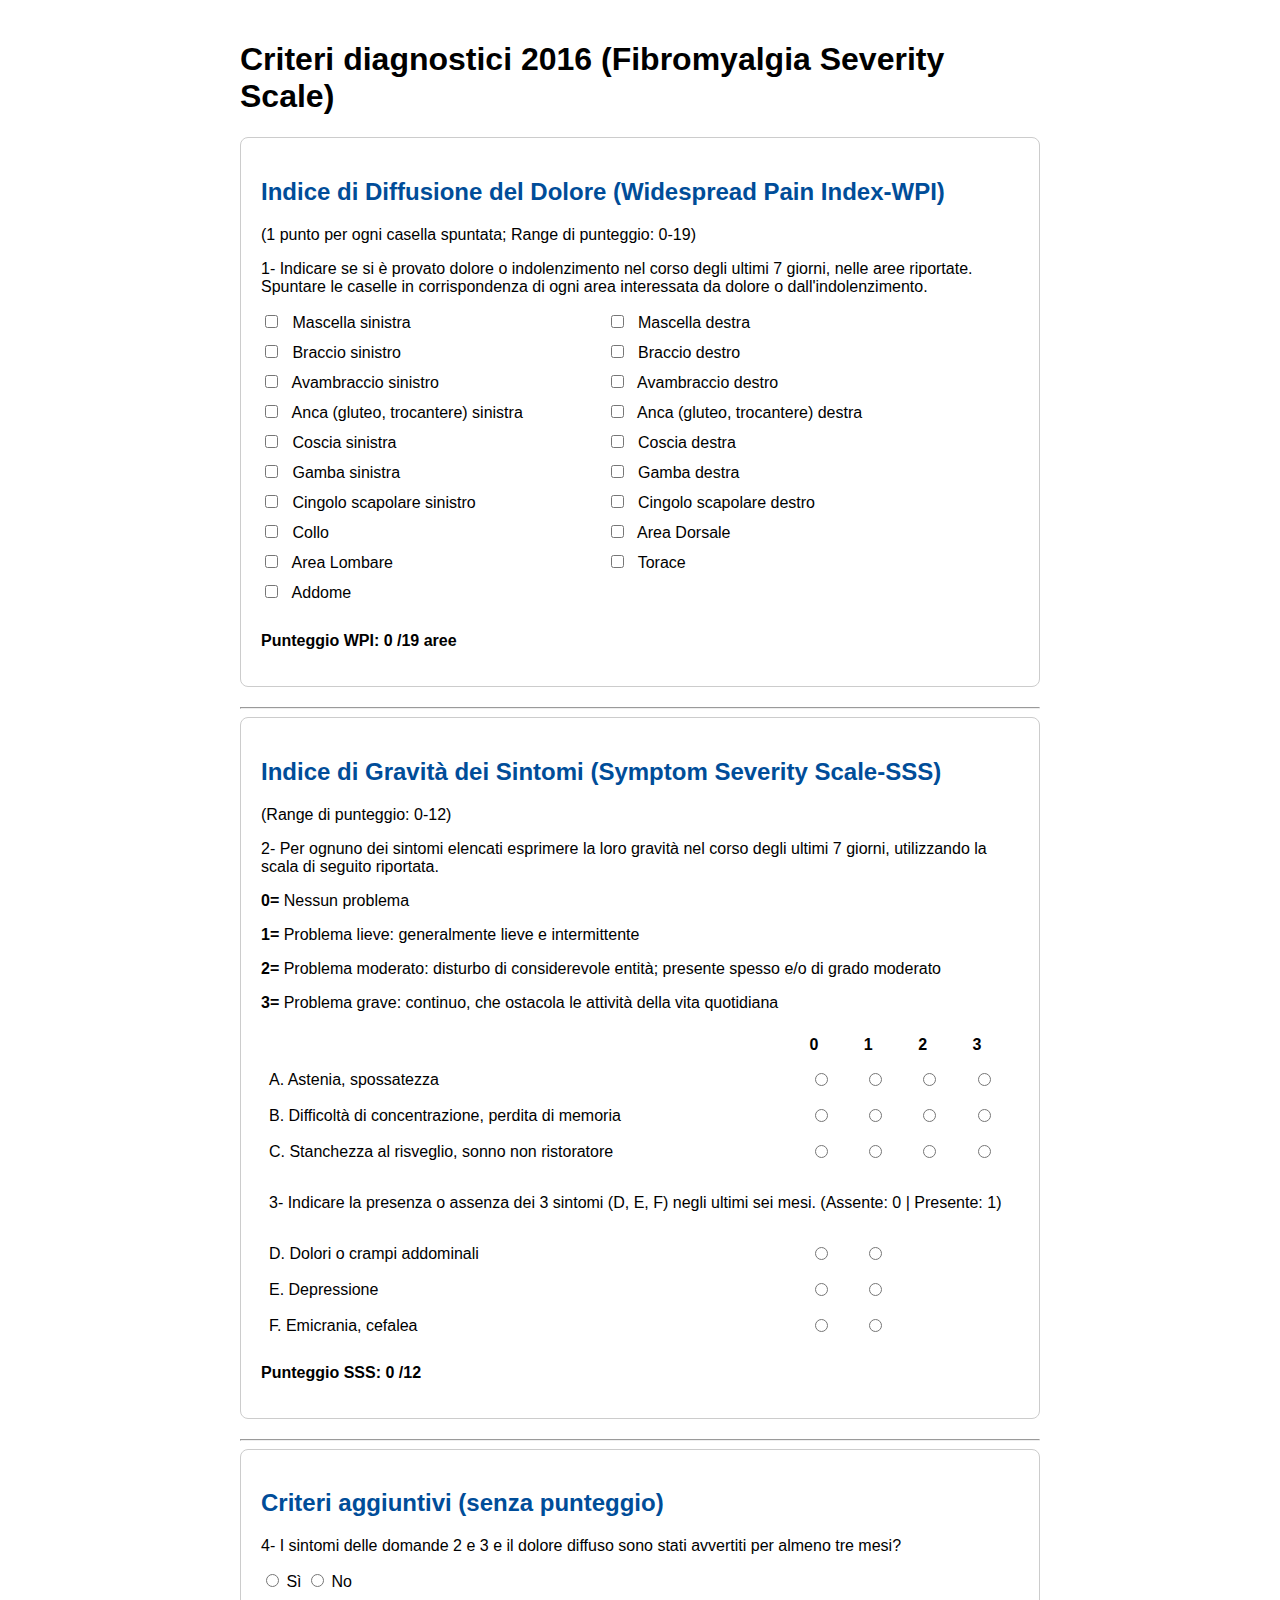
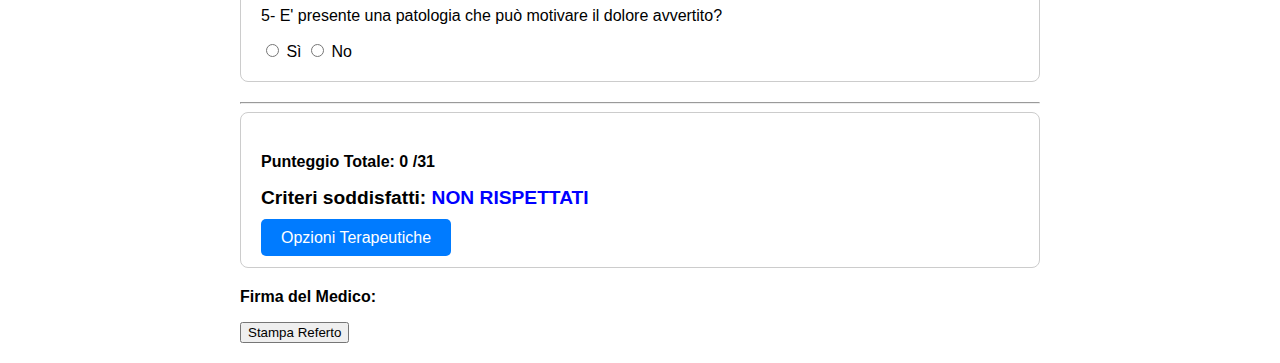
<file: fibromialgia.html>
<!DOCTYPE html>
<html>
<head>
<title>Questionario Fibromialgia</title>
<style>
  body { font-family: Arial, sans-serif; max-width: 800px; margin: auto; padding: 20px; }
  .question-section { border: 1px solid #ccc; padding: 20px; margin-bottom: 20px; border-radius: 8px; }
  h2 { color: #004d99; }
  ul { list-style-type: none; padding: 0; }
  li { margin-bottom: 10px; }
  .pain-area { display: inline-block; width: 45%; }
  input[type="checkbox"] { margin-right: 10px; }
  .score { margin-top: 20px; font-weight: bold; }
  .diagnosis-result { font-weight: bold; font-size: 1.2em; margin-top: 10px; }
  .diagnosis-met { color: red; }
  .diagnosis-not-met { color: blue; }
  table { width: 100%; border-collapse: collapse; }
  th, td { padding: 8px; text-align: left; }

  /* Stili per i nuovi pulsanti */
  .button-group {
    display: flex;
    gap: 10px;
    margin-top: 15px;
  }
  .fiqr-button, .therapy-button {
    background-color: #007bff;
    color: white;
    padding: 10px 20px;
    border: none;
    border-radius: 5px;
    cursor: pointer;
    font-size: 1em;
    text-decoration: none; /* Rimuove la sottolineatura per i link */
  }
  .fiqr-button:hover, .therapy-button:hover {
    background-color: #0056b3;
  }

  /* Stili per la stampa */
  @media print {
    body {
      font-size: 10pt;
    }
    
    /* Nasconde elementi non essenziali per il referto */
    .print-button, .other-pathology-section, .fiqr-button, .therapy-button, #button-container, #therapy-button-container {
      display: none;
    }
    
    /* Imposta i margini della pagina per massimizzare lo spazio stampabile */
    @page {
      margin: 1cm;
    }

    /* Riduci il padding delle sezioni per compattare il layout */
    .question-section {
      padding: 10px;
    }
    
    /* Riduci la dimensione degli elementi per adattarli alla pagina */
    h1 { font-size: 18pt; }
    h2 { font-size: 14pt; }
    p { font-size: 10pt; }
    
    /* Garantisci che i blocchi non vengano interrotti in mezzo a una pagina */
    .question-section, table {
      page-break-inside: avoid;
    }

    .signature-section {
      margin-top: 50px;
      padding-top: 20px;
      border-top: 1px solid #000;
    }
    .signature-line {
      width: 300px;
      border-bottom: 1px solid #000;
      margin-top: 40px;
    }
  }
</style>
</head>
<body>

<h1>Criteri diagnostici 2016 (Fibromyalgia Severity Scale)</h1>

<div class="question-section">
  <h2>Indice di Diffusione del Dolore (Widespread Pain Index-WPI)</h2>
  <p>(1 punto per ogni casella spuntata; Range di punteggio: 0-19)</p>
  <p>1- Indicare se si è provato dolore o indolenzimento nel corso degli ultimi 7 giorni, nelle aree riportate. Spuntare le caselle in corrispondenza di ogni area interessata da dolore o dall'indolenzimento.</p>

  <form id="wpi-form">
    <ul>
      <li class="pain-area"><label><input type="checkbox" name="pain_area" value="Mascella sinistra"> Mascella sinistra</label></li>
      <li class="pain-area"><label><input type="checkbox" name="pain_area" value="Mascella destra"> Mascella destra</label></li>
      <li class="pain-area"><label><input type="checkbox" name="pain_area" value="Braccio sinistro"> Braccio sinistro</label></li>
      <li class="pain-area"><label><input type="checkbox" name="pain_area" value="Braccio destro"> Braccio destro</label></li>
      <li class="pain-area"><label><input type="checkbox" name="pain_area" value="Avambraccio sinistro"> Avambraccio sinistro</label></li>
      <li class="pain-area"><label><input type="checkbox" name="pain_area" value="Avambraccio destro"> Avambraccio destro</label></li>
      <li class="pain-area"><label><input type="checkbox" name="pain_area" value="Anca (gluteo, trocantere) sinistra"> Anca (gluteo, trocantere) sinistra</label></li>
      <li class="pain-area"><label><input type="checkbox" name="pain_area" value="Anca (gluteo, trocantere) destra"> Anca (gluteo, trocantere) destra</label></li>
      <li class="pain-area"><label><input type="checkbox" name="pain_area" value="Coscia sinistra"> Coscia sinistra</label></li>
      <li class="pain-area"><label><input type="checkbox" name="pain_area" value="Coscia destra"> Coscia destra</label></li>
      <li class="pain-area"><label><input type="checkbox" name="pain_area" value="Gamba sinistra"> Gamba sinistra</label></li>
      <li class="pain-area"><label><input type="checkbox" name="pain_area" value="Gamba destra"> Gamba destra</label></li>
      <li class="pain-area"><label><input type="checkbox" name="pain_area" value="Cingolo scapolare sinistro"> Cingolo scapolare sinistro</label></li>
      <li class="pain-area"><label><input type="checkbox" name="pain_area" value="Cingolo scapolare destro"> Cingolo scapolare destro</label></li>
      <li class="pain-area"><label><input type="checkbox" name="pain_area" value="Collo"> Collo</label></li>
      <li class="pain-area"><label><input type="checkbox" name="pain_area" value="Area Dorsale"> Area Dorsale</label></li>
      <li class="pain-area"><label><input type="checkbox" name="pain_area" value="Area Lombare"> Area Lombare</label></li>
      <li class="pain-area"><label><input type="checkbox" name="pain_area" value="Torace"> Torace</label></li>
      <li class="pain-area"><label><input type="checkbox" name="pain_area" value="Addome"> Addome</label></li>
    </ul>
    <p class="score">Punteggio WPI: <span id="wpi-score">0</span> /19 aree</p>
  </form>
</div>
<hr>

<div class="question-section">
  <h2>Indice di Gravità dei Sintomi (Symptom Severity Scale-SSS)</h2>
  <p>(Range di punteggio: 0-12)</p>
  <p>2- Per ognuno dei sintomi elencati esprimere la loro gravità nel corso degli ultimi 7 giorni, utilizzando la scala di seguito riportata.</p>
  <p><strong>0=</strong> Nessun problema</p>
  <p><strong>1=</strong> Problema lieve: generalmente lieve e intermittente</p>
  <p><strong>2=</strong> Problema moderato: disturbo di considerevole entità; presente spesso e/o di grado moderato</p>
  <p><strong>3=</strong> Problema grave: continuo, che ostacola le attività della vita quotidiana</p>

  <form id="sss-form">
    <table>
      <thead>
        <tr>
          <th></th>
          <th>0</th>
          <th>1</th>
          <th>2</th>
          <th>3</th>
        </tr>
      </thead>
      <tbody>
        <tr>
          <td>A. Astenia, spossatezza</td>
          <td><label><input type="radio" name="symptom_A" value="0"></label></td>
          <td><label><input type="radio" name="symptom_A" value="1"></label></td>
          <td><label><input type="radio" name="symptom_A" value="2"></label></td>
          <td><label><input type="radio" name="symptom_A" value="3"></label></td>
        </tr>
        <tr>
          <td>B. Difficoltà di concentrazione, perdita di memoria</td>
          <td><label><input type="radio" name="symptom_B" value="0"></label></td>
          <td><label><input type="radio" name="symptom_B" value="1"></label></td>
          <td><label><input type="radio" name="symptom_B" value="2"></label></td>
          <td><label><input type="radio" name="symptom_B" value="3"></label></td>
        </tr>
        <tr>
          <td>C. Stanchezza al risveglio, sonno non ristoratore</td>
          <td><label><input type="radio" name="symptom_C" value="0"></label></td>
          <td><label><input type="radio" name="symptom_C" value="1"></label></td>
          <td><label><input type="radio" name="symptom_C" value="2"></label></td>
          <td><label><input type="radio" name="symptom_C" value="3"></label></td>
        </tr>
        <tr>
          <td colspan="5">
            <p>3- Indicare la presenza o assenza dei 3 sintomi (D, E, F) negli ultimi sei mesi. (Assente: 0 | Presente: 1)</p>
          </td>
        </tr>
        <tr>
          <td>D. Dolori o crampi addominali</td>
          <td><label><input type="radio" name="symptom_D" value="0"></label></td>
          <td><label><input type="radio" name="symptom_D" value="1"></label></td>
          <td colspan="2"></td>
        </tr>
        <tr>
          <td>E. Depressione</td>
          <td><label><input type="radio" name="symptom_E" value="0"></label></td>
          <td><label><input type="radio" name="symptom_E" value="1"></label></td>
          <td colspan="2"></td>
        </tr>
        <tr>
          <td>F. Emicrania, cefalea</td>
          <td><label><input type="radio" name="symptom_F" value="0"></label></td>
          <td><label><input type="radio" name="symptom_F" value="1"></label></td>
          <td colspan="2"></td>
        </tr>
      </tbody>
    </table>
    <p class="score">Punteggio SSS: <span id="sss-score">0</span> /12</p>
  </form>
</div>
<hr>

<div class="question-section">
  <h2>Criteri aggiuntivi (senza punteggio)</h2>
  
  <p>4- I sintomi delle domande 2 e 3 e il dolore diffuso sono stati avvertiti per almeno tre mesi?</p>
  <label><input type="radio" name="duration" value="Si"> Sì</label>
  <label><input type="radio" name="duration" value="No"> No</label>

  <p class="other-pathology-section">5- E' presente una patologia che può motivare il dolore avvertito?</p>
  <div class="other-pathology-section">
    <label><input type="radio" name="other_pathology" value="Si"> Sì</label>
    <label><input type="radio" name="other_pathology" value="No"> No</label>
  </div>
</div>
<hr>

<div class="question-section">
  <p class="score">Punteggio Totale: <span id="total-score">0</span> /31</p>
  <p class="diagnosis-result">Criteri soddisfatti: <span id="diagnosis-text">Nessun risultato</span></p>
  
  <div class="button-group">
    <div id="button-container" style="display: none;">
      <a href="fiqr_questionnaire.html" class="fiqr-button">Compila Questionario FIQ-R</a>
    </div>
    <div id="therapy-button-container">
      <a href="terapia_fibromialgia.html" target="_blank" class="therapy-button">Opzioni Terapeutiche</a>
    </div>
  </div>
</div>

<div class="signature-section">
  <p><strong>Firma del Medico:</strong></p>
  <div class="signature-line"></div>
</div>

<div class="print-button">
  <button onclick="window.print()">Stampa Referto</button>
</div>

<script>
  function calculateWPI() {
    const checkboxes = document.querySelectorAll('#wpi-form input[type="checkbox"]');
    let score = 0;
    checkboxes.forEach(checkbox => {
      if (checkbox.checked) {
        score++;
      }
    });
    document.getElementById('wpi-score').innerText = score;
    updateTotalScore();
  }

  function calculateSSS() {
    let score = 0;
    const symptomNames = ['symptom_A', 'symptom_B', 'symptom_C', 'symptom_D', 'symptom_E', 'symptom_F'];
    
    symptomNames.forEach(name => {
      const selectedRadio = document.querySelector(`input[name="${name}"]:checked`);
      if (selectedRadio) {
        score += parseInt(selectedRadio.value);
      }
    });
    
    document.getElementById('sss-score').innerText = score;
    updateTotalScore();
  }

  function checkDiagnosisCriteria() {
    const wpiScore = parseInt(document.getElementById('wpi-score').innerText);
    const sssScore = parseInt(document.getElementById('sss-score').innerText);
    const hasDuration = document.querySelector('input[name="duration"][value="Si"]:checked');
    const hasNoOtherPathology = document.querySelector('input[name="other_pathology"][value="No"]:checked');
    
    let diagnosisText = document.getElementById('diagnosis-text');
    let criteriaMet = false;

    if (hasDuration && hasNoOtherPathology) {
      if ((wpiScore >= 7 && sssScore >= 5) || (wpiScore >= 4 && wpiScore <= 6 && sssScore >= 9)) {
        criteriaMet = true;
      }
    }
    
    const fiqrButtonContainer = document.getElementById('button-container');

    if (criteriaMet) {
      diagnosisText.innerText = "RISPETTATI";
      diagnosisText.className = "diagnosis-met";
      // Mostra solo il contenitore del pulsante FIQ-R
      fiqrButtonContainer.style.display = 'block';
    } else {
      diagnosisText.innerText = "NON RISPETTATI";
      diagnosisText.className = "diagnosis-not-met";
      // Nasconde il contenitore del pulsante FIQ-R
      fiqrButtonContainer.style.display = 'none';
    }
  }

  function updateTotalScore() {
    const wpiScore = parseInt(document.getElementById('wpi-score').innerText);
    const sssScore = parseInt(document.getElementById('sss-score').innerText);
    const totalScore = wpiScore + sssScore;
    document.getElementById('total-score').innerText = totalScore;
    checkDiagnosisCriteria();
  }

  document.querySelectorAll('#wpi-form input[type="checkbox"]').forEach(checkbox => {
    checkbox.addEventListener('change', calculateWPI);
  });

  document.querySelectorAll('#sss-form input[type="radio"]').forEach(radio => {
    radio.addEventListener('change', calculateSSS);
  });
  
  document.querySelectorAll('input[name="duration"]').forEach(radio => {
    radio.addEventListener('change', checkDiagnosisCriteria);
  });
  
  document.querySelectorAll('input[name="other_pathology"]').forEach(radio => {
    radio.addEventListener('change', checkDiagnosisCriteria);
  });

  // Initial calculation on page load
  calculateWPI();
  calculateSSS();
</script>

</body>
</html>
</file>
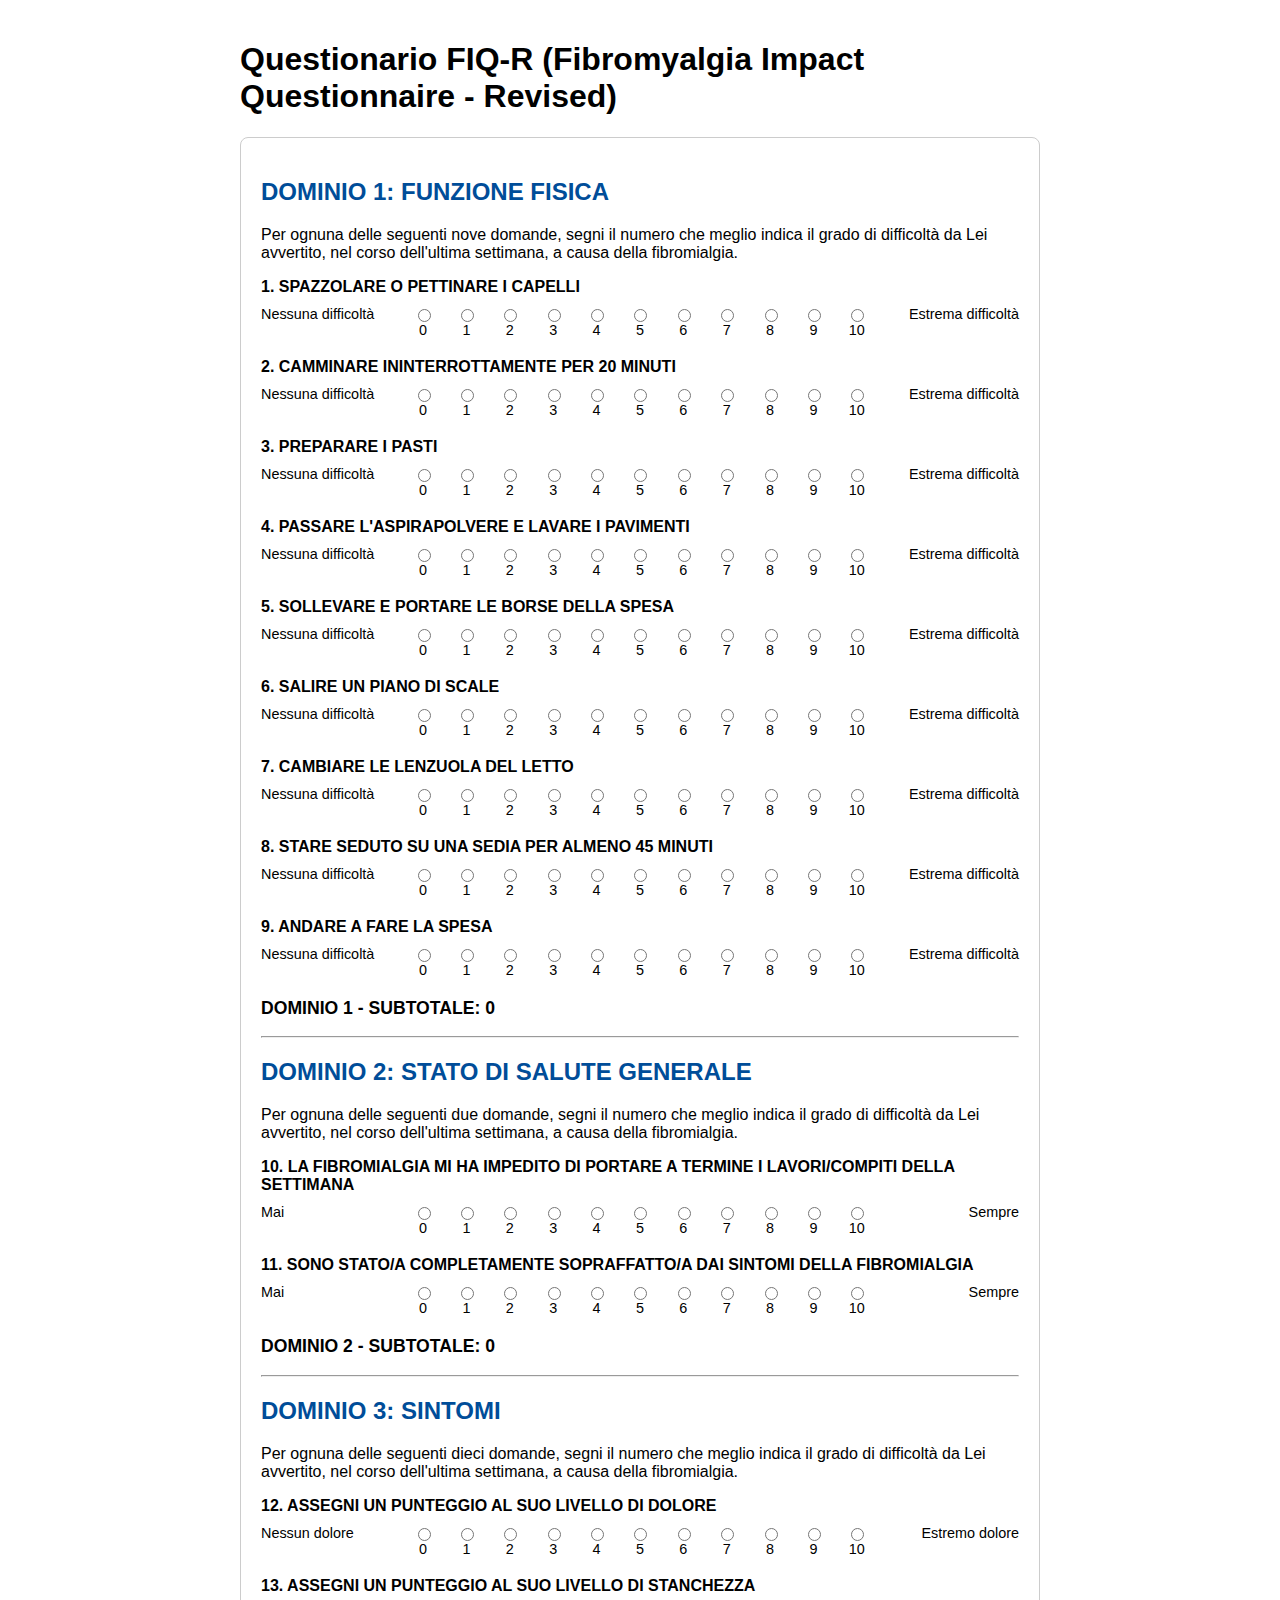
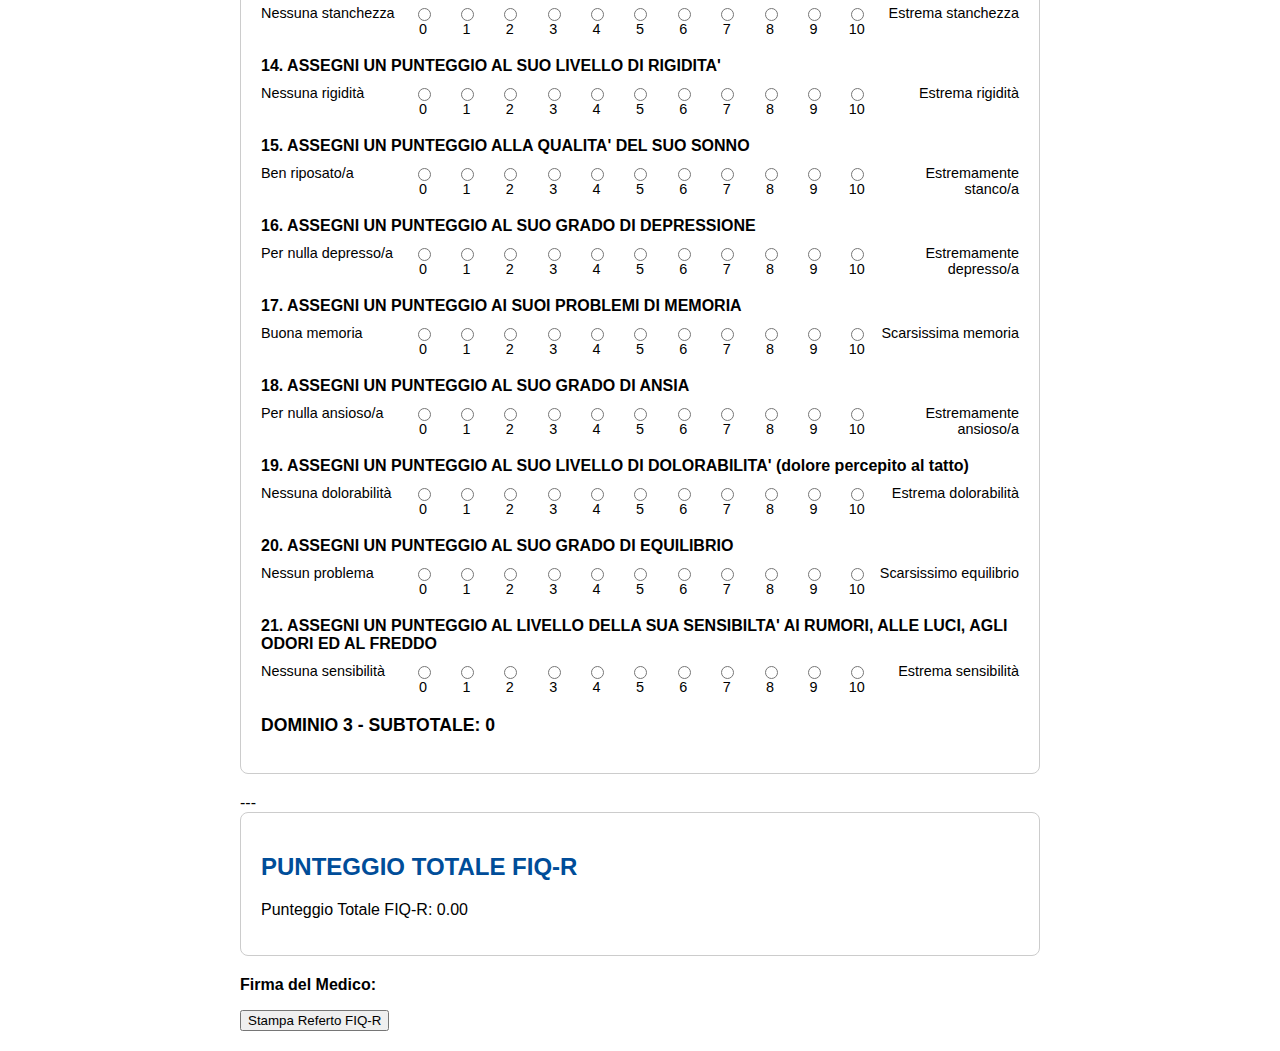
<file: fiqr_questionnaire.html>
<!DOCTYPE html>
<html>
<head>
<title>Questionario FIQ-R</title>
<style>
  body { font-family: Arial, sans-serif; max-width: 800px; margin: auto; padding: 20px; }
  .question-section { border: 1px solid #ccc; padding: 20px; margin-bottom: 20px; border-radius: 8px; }
  h2 { color: #004d99; }
  ul { list-style-type: none; padding: 0; }
  li { margin-bottom: 20px; }
  .question-label { font-weight: bold; }
  .score { margin-top: 20px; font-weight: bold; font-size: 1.1em; }
  
  /* Stili per la scala di scelta */
  .radio-scale {
    display: flex;
    justify-content: space-between;
    margin-top: 10px;
  }
  .radio-scale label {
    display: flex;
    flex-direction: column;
    align-items: center;
    font-size: 0.9em;
    cursor: pointer;
  }

  /* Stili per la stampa */
  @media print {
    body { font-size: 10pt; }
    .print-button { display: none; }
    .radio-scale input[type="radio"] { display: none; }
    .radio-scale label::after {
      content: '☐';
      font-size: 1.2em;
    }
    .radio-scale input[type="radio"]:checked + .custom-radio::after {
      content: '☒';
    }
    .radio-scale label {
      pointer-events: none;
    }

    @page { margin: 1cm; }
    
    .question-section, table {
      page-break-inside: avoid;
    }

    .signature-section {
      margin-top: 50px;
      padding-top: 20px;
      border-top: 1px solid #000;
    }
    .signature-line {
      width: 300px;
      border-bottom: 1px solid #000;
      margin-top: 40px;
    }
  }
</style>
</head>
<body>

<h1>Questionario FIQ-R (Fibromyalgia Impact Questionnaire - Revised)</h1>

<div class="question-section">
  <h2>DOMINIO 1: FUNZIONE FISICA</h2>
  <p>Per ognuna delle seguenti nove domande, segni il numero che meglio indica il grado di difficoltà da Lei avvertito, nel corso dell'ultima settimana, a causa della fibromialgia.</p>
  
  <form id="fiqr-form">
    <ul>
      <li>
        <div class="question-label">1. SPAZZOLARE O PETTINARE I CAPELLI</div>
        <div class="radio-scale">
          <p style="margin: 0; font-size: 0.9em; flex: 1; text-align: left;">Nessuna difficoltà</p>
          <div style="flex: 3; display: flex; justify-content: space-between;">
            <label><input type="radio" name="q1" value="0" onclick="updateScore()">0</label>
            <label><input type="radio" name="q1" value="1" onclick="updateScore()">1</label>
            <label><input type="radio" name="q1" value="2" onclick="updateScore()">2</label>
            <label><input type="radio" name="q1" value="3" onclick="updateScore()">3</label>
            <label><input type="radio" name="q1" value="4" onclick="updateScore()">4</label>
            <label><input type="radio" name="q1" value="5" onclick="updateScore()">5</label>
            <label><input type="radio" name="q1" value="6" onclick="updateScore()">6</label>
            <label><input type="radio" name="q1" value="7" onclick="updateScore()">7</label>
            <label><input type="radio" name="q1" value="8" onclick="updateScore()">8</label>
            <label><input type="radio" name="q1" value="9" onclick="updateScore()">9</label>
            <label><input type="radio" name="q1" value="10" onclick="updateScore()">10</label>
          </div>
          <p style="margin: 0; font-size: 0.9em; flex: 1; text-align: right;">Estrema difficoltà</p>
        </div>
      </li>
      <li>
        <div class="question-label">2. CAMMINARE ININTERROTTAMENTE PER 20 MINUTI</div>
        <div class="radio-scale">
          <p style="margin: 0; font-size: 0.9em; flex: 1; text-align: left;">Nessuna difficoltà</p>
          <div style="flex: 3; display: flex; justify-content: space-between;">
            <label><input type="radio" name="q2" value="0" onclick="updateScore()">0</label>
            <label><input type="radio" name="q2" value="1" onclick="updateScore()">1</label>
            <label><input type="radio" name="q2" value="2" onclick="updateScore()">2</label>
            <label><input type="radio" name="q2" value="3" onclick="updateScore()">3</label>
            <label><input type="radio" name="q2" value="4" onclick="updateScore()">4</label>
            <label><input type="radio" name="q2" value="5" onclick="updateScore()">5</label>
            <label><input type="radio" name="q2" value="6" onclick="updateScore()">6</label>
            <label><input type="radio" name="q2" value="7" onclick="updateScore()">7</label>
            <label><input type="radio" name="q2" value="8" onclick="updateScore()">8</label>
            <label><input type="radio" name="q2" value="9" onclick="updateScore()">9</label>
            <label><input type="radio" name="q2" value="10" onclick="updateScore()">10</label>
          </div>
          <p style="margin: 0; font-size: 0.9em; flex: 1; text-align: right;">Estrema difficoltà</p>
        </div>
      </li>
      <li>
        <div class="question-label">3. PREPARARE I PASTI</div>
        <div class="radio-scale">
          <p style="margin: 0; font-size: 0.9em; flex: 1; text-align: left;">Nessuna difficoltà</p>
          <div style="flex: 3; display: flex; justify-content: space-between;">
            <label><input type="radio" name="q3" value="0" onclick="updateScore()">0</label>
            <label><input type="radio" name="q3" value="1" onclick="updateScore()">1</label>
            <label><input type="radio" name="q3" value="2" onclick="updateScore()">2</label>
            <label><input type="radio" name="q3" value="3" onclick="updateScore()">3</label>
            <label><input type="radio" name="q3" value="4" onclick="updateScore()">4</label>
            <label><input type="radio" name="q3" value="5" onclick="updateScore()">5</label>
            <label><input type="radio" name="q3" value="6" onclick="updateScore()">6</label>
            <label><input type="radio" name="q3" value="7" onclick="updateScore()">7</label>
            <label><input type="radio" name="q3" value="8" onclick="updateScore()">8</label>
            <label><input type="radio" name="q3" value="9" onclick="updateScore()">9</label>
            <label><input type="radio" name="q3" value="10" onclick="updateScore()">10</label>
          </div>
          <p style="margin: 0; font-size: 0.9em; flex: 1; text-align: right;">Estrema difficoltà</p>
        </div>
      </li>
      <li>
        <div class="question-label">4. PASSARE L'ASPIRAPOLVERE E LAVARE I PAVIMENTI</div>
        <div class="radio-scale">
          <p style="margin: 0; font-size: 0.9em; flex: 1; text-align: left;">Nessuna difficoltà</p>
          <div style="flex: 3; display: flex; justify-content: space-between;">
            <label><input type="radio" name="q4" value="0" onclick="updateScore()">0</label>
            <label><input type="radio" name="q4" value="1" onclick="updateScore()">1</label>
            <label><input type="radio" name="q4" value="2" onclick="updateScore()">2</label>
            <label><input type="radio" name="q4" value="3" onclick="updateScore()">3</label>
            <label><input type="radio" name="q4" value="4" onclick="updateScore()">4</label>
            <label><input type="radio" name="q4" value="5" onclick="updateScore()">5</label>
            <label><input type="radio" name="q4" value="6" onclick="updateScore()">6</label>
            <label><input type="radio" name="q4" value="7" onclick="updateScore()">7</label>
            <label><input type="radio" name="q4" value="8" onclick="updateScore()">8</label>
            <label><input type="radio" name="q4" value="9" onclick="updateScore()">9</label>
            <label><input type="radio" name="q4" value="10" onclick="updateScore()">10</label>
          </div>
          <p style="margin: 0; font-size: 0.9em; flex: 1; text-align: right;">Estrema difficoltà</p>
        </div>
      </li>
      <li>
        <div class="question-label">5. SOLLEVARE E PORTARE LE BORSE DELLA SPESA</div>
        <div class="radio-scale">
          <p style="margin: 0; font-size: 0.9em; flex: 1; text-align: left;">Nessuna difficoltà</p>
          <div style="flex: 3; display: flex; justify-content: space-between;">
            <label><input type="radio" name="q5" value="0" onclick="updateScore()">0</label>
            <label><input type="radio" name="q5" value="1" onclick="updateScore()">1</label>
            <label><input type="radio" name="q5" value="2" onclick="updateScore()">2</label>
            <label><input type="radio" name="q5" value="3" onclick="updateScore()">3</label>
            <label><input type="radio" name="q5" value="4" onclick="updateScore()">4</label>
            <label><input type="radio" name="q5" value="5" onclick="updateScore()">5</label>
            <label><input type="radio" name="q5" value="6" onclick="updateScore()">6</label>
            <label><input type="radio" name="q5" value="7" onclick="updateScore()">7</label>
            <label><input type="radio" name="q5" value="8" onclick="updateScore()">8</label>
            <label><input type="radio" name="q5" value="9" onclick="updateScore()">9</label>
            <label><input type="radio" name="q5" value="10" onclick="updateScore()">10</label>
          </div>
          <p style="margin: 0; font-size: 0.9em; flex: 1; text-align: right;">Estrema difficoltà</p>
        </div>
      </li>
      <li>
        <div class="question-label">6. SALIRE UN PIANO DI SCALE</div>
        <div class="radio-scale">
          <p style="margin: 0; font-size: 0.9em; flex: 1; text-align: left;">Nessuna difficoltà</p>
          <div style="flex: 3; display: flex; justify-content: space-between;">
            <label><input type="radio" name="q6" value="0" onclick="updateScore()">0</label>
            <label><input type="radio" name="q6" value="1" onclick="updateScore()">1</label>
            <label><input type="radio" name="q6" value="2" onclick="updateScore()">2</label>
            <label><input type="radio" name="q6" value="3" onclick="updateScore()">3</label>
            <label><input type="radio" name="q6" value="4" onclick="updateScore()">4</label>
            <label><input type="radio" name="q6" value="5" onclick="updateScore()">5</label>
            <label><input type="radio" name="q6" value="6" onclick="updateScore()">6</label>
            <label><input type="radio" name="q6" value="7" onclick="updateScore()">7</label>
            <label><input type="radio" name="q6" value="8" onclick="updateScore()">8</label>
            <label><input type="radio" name="q6" value="9" onclick="updateScore()">9</label>
            <label><input type="radio" name="q6" value="10" onclick="updateScore()">10</label>
          </div>
          <p style="margin: 0; font-size: 0.9em; flex: 1; text-align: right;">Estrema difficoltà</p>
        </div>
      </li>
      <li>
        <div class="question-label">7. CAMBIARE LE LENZUOLA DEL LETTO</div>
        <div class="radio-scale">
          <p style="margin: 0; font-size: 0.9em; flex: 1; text-align: left;">Nessuna difficoltà</p>
          <div style="flex: 3; display: flex; justify-content: space-between;">
            <label><input type="radio" name="q7" value="0" onclick="updateScore()">0</label>
            <label><input type="radio" name="q7" value="1" onclick="updateScore()">1</label>
            <label><input type="radio" name="q7" value="2" onclick="updateScore()">2</label>
            <label><input type="radio" name="q7" value="3" onclick="updateScore()">3</label>
            <label><input type="radio" name="q7" value="4" onclick="updateScore()">4</label>
            <label><input type="radio" name="q7" value="5" onclick="updateScore()">5</label>
            <label><input type="radio" name="q7" value="6" onclick="updateScore()">6</label>
            <label><input type="radio" name="q7" value="7" onclick="updateScore()">7</label>
            <label><input type="radio" name="q7" value="8" onclick="updateScore()">8</label>
            <label><input type="radio" name="q7" value="9" onclick="updateScore()">9</label>
            <label><input type="radio" name="q7" value="10" onclick="updateScore()">10</label>
          </div>
          <p style="margin: 0; font-size: 0.9em; flex: 1; text-align: right;">Estrema difficoltà</p>
        </div>
      </li>
      <li>
        <div class="question-label">8. STARE SEDUTO SU UNA SEDIA PER ALMENO 45 MINUTI</div>
        <div class="radio-scale">
          <p style="margin: 0; font-size: 0.9em; flex: 1; text-align: left;">Nessuna difficoltà</p>
          <div style="flex: 3; display: flex; justify-content: space-between;">
            <label><input type="radio" name="q8" value="0" onclick="updateScore()">0</label>
            <label><input type="radio" name="q8" value="1" onclick="updateScore()">1</label>
            <label><input type="radio" name="q8" value="2" onclick="updateScore()">2</label>
            <label><input type="radio" name="q8" value="3" onclick="updateScore()">3</label>
            <label><input type="radio" name="q8" value="4" onclick="updateScore()">4</label>
            <label><input type="radio" name="q8" value="5" onclick="updateScore()">5</label>
            <label><input type="radio" name="q8" value="6" onclick="updateScore()">6</label>
            <label><input type="radio" name="q8" value="7" onclick="updateScore()">7</label>
            <label><input type="radio" name="q8" value="8" onclick="updateScore()">8</label>
            <label><input type="radio" name="q8" value="9" onclick="updateScore()">9</label>
            <label><input type="radio" name="q8" value="10" onclick="updateScore()">10</label>
          </div>
          <p style="margin: 0; font-size: 0.9em; flex: 1; text-align: right;">Estrema difficoltà</p>
        </div>
      </li>
      <li>
        <div class="question-label">9. ANDARE A FARE LA SPESA</div>
        <div class="radio-scale">
          <p style="margin: 0; font-size: 0.9em; flex: 1; text-align: left;">Nessuna difficoltà</p>
          <div style="flex: 3; display: flex; justify-content: space-between;">
            <label><input type="radio" name="q9" value="0" onclick="updateScore()">0</label>
            <label><input type="radio" name="q9" value="1" onclick="updateScore()">1</label>
            <label><input type="radio" name="q9" value="2" onclick="updateScore()">2</label>
            <label><input type="radio" name="q9" value="3" onclick="updateScore()">3</label>
            <label><input type="radio" name="q9" value="4" onclick="updateScore()">4</label>
            <label><input type="radio" name="q9" value="5" onclick="updateScore()">5</label>
            <label><input type="radio" name="q9" value="6" onclick="updateScore()">6</label>
            <label><input type="radio" name="q9" value="7" onclick="updateScore()">7</label>
            <label><input type="radio" name="q9" value="8" onclick="updateScore()">8</label>
            <label><input type="radio" name="q9" value="9" onclick="updateScore()">9</label>
            <label><input type="radio" name="q9" value="10" onclick="updateScore()">10</label>
          </div>
          <p style="margin: 0; font-size: 0.9em; flex: 1; text-align: right;">Estrema difficoltà</p>
        </div>
      </li>
    </ul>
    <p class="score">DOMINIO 1 - SUBTOTALE: <span id="domain1-score">0</span></p>
  
    <hr>

  <h2>DOMINIO 2: STATO DI SALUTE GENERALE</h2>
  <p>Per ognuna delle seguenti due domande, segni il numero che meglio indica il grado di difficoltà da Lei avvertito, nel corso dell'ultima settimana, a causa della fibromialgia.</p>
  
    <ul>
      <li>
        <div class="question-label">10. LA FIBROMIALGIA MI HA IMPEDITO DI PORTARE A TERMINE I LAVORI/COMPITI DELLA SETTIMANA</div>
        <div class="radio-scale">
          <p style="margin: 0; font-size: 0.9em; flex: 1; text-align: left;">Mai</p>
          <div style="flex: 3; display: flex; justify-content: space-between;">
            <label><input type="radio" name="q10" value="0" onclick="updateScore()">0</label>
            <label><input type="radio" name="q10" value="1" onclick="updateScore()">1</label>
            <label><input type="radio" name="q10" value="2" onclick="updateScore()">2</label>
            <label><input type="radio" name="q10" value="3" onclick="updateScore()">3</label>
            <label><input type="radio" name="q10" value="4" onclick="updateScore()">4</label>
            <label><input type="radio" name="q10" value="5" onclick="updateScore()">5</label>
            <label><input type="radio" name="q10" value="6" onclick="updateScore()">6</label>
            <label><input type="radio" name="q10" value="7" onclick="updateScore()">7</label>
            <label><input type="radio" name="q10" value="8" onclick="updateScore()">8</label>
            <label><input type="radio" name="q10" value="9" onclick="updateScore()">9</label>
            <label><input type="radio" name="q10" value="10" onclick="updateScore()">10</label>
          </div>
          <p style="margin: 0; font-size: 0.9em; flex: 1; text-align: right;">Sempre</p>
        </div>
      </li>
      <li>
        <div class="question-label">11. SONO STATO/A COMPLETAMENTE SOPRAFFATTO/A DAI SINTOMI DELLA FIBROMIALGIA</div>
        <div class="radio-scale">
          <p style="margin: 0; font-size: 0.9em; flex: 1; text-align: left;">Mai</p>
          <div style="flex: 3; display: flex; justify-content: space-between;">
            <label><input type="radio" name="q11" value="0" onclick="updateScore()">0</label>
            <label><input type="radio" name="q11" value="1" onclick="updateScore()">1</label>
            <label><input type="radio" name="q11" value="2" onclick="updateScore()">2</label>
            <label><input type="radio" name="q11" value="3" onclick="updateScore()">3</label>
            <label><input type="radio" name="q11" value="4" onclick="updateScore()">4</label>
            <label><input type="radio" name="q11" value="5" onclick="updateScore()">5</label>
            <label><input type="radio" name="q11" value="6" onclick="updateScore()">6</label>
            <label><input type="radio" name="q11" value="7" onclick="updateScore()">7</label>
            <label><input type="radio" name="q11" value="8" onclick="updateScore()">8</label>
            <label><input type="radio" name="q11" value="9" onclick="updateScore()">9</label>
            <label><input type="radio" name="q11" value="10" onclick="updateScore()">10</label>
          </div>
          <p style="margin: 0; font-size: 0.9em; flex: 1; text-align: right;">Sempre</p>
        </div>
      </li>
    </ul>
    <p class="score">DOMINIO 2 - SUBTOTALE: <span id="domain2-score">0</span></p>
  
    <hr>
  
  <h2>DOMINIO 3: SINTOMI</h2>
  <p>Per ognuna delle seguenti dieci domande, segni il numero che meglio indica il grado di difficoltà da Lei avvertito, nel corso dell'ultima settimana, a causa della fibromialgia.</p>
  
    <ul>
      <li>
        <div class="question-label">12. ASSEGNI UN PUNTEGGIO AL SUO LIVELLO DI DOLORE</div>
        <div class="radio-scale">
          <p style="margin: 0; font-size: 0.9em; flex: 1; text-align: left;">Nessun dolore</p>
          <div style="flex: 3; display: flex; justify-content: space-between;">
            <label><input type="radio" name="q12" value="0" onclick="updateScore()">0</label>
            <label><input type="radio" name="q12" value="1" onclick="updateScore()">1</label>
            <label><input type="radio" name="q12" value="2" onclick="updateScore()">2</label>
            <label><input type="radio" name="q12" value="3" onclick="updateScore()">3</label>
            <label><input type="radio" name="q12" value="4" onclick="updateScore()">4</label>
            <label><input type="radio" name="q12" value="5" onclick="updateScore()">5</label>
            <label><input type="radio" name="q12" value="6" onclick="updateScore()">6</label>
            <label><input type="radio" name="q12" value="7" onclick="updateScore()">7</label>
            <label><input type="radio" name="q12" value="8" onclick="updateScore()">8</label>
            <label><input type="radio" name="q12" value="9" onclick="updateScore()">9</label>
            <label><input type="radio" name="q12" value="10" onclick="updateScore()">10</label>
          </div>
          <p style="margin: 0; font-size: 0.9em; flex: 1; text-align: right;">Estremo dolore</p>
        </div>
      </li>
      <li>
        <div class="question-label">13. ASSEGNI UN PUNTEGGIO AL SUO LIVELLO DI STANCHEZZA</div>
        <div class="radio-scale">
          <p style="margin: 0; font-size: 0.9em; flex: 1; text-align: left;">Nessuna stanchezza</p>
          <div style="flex: 3; display: flex; justify-content: space-between;">
            <label><input type="radio" name="q13" value="0" onclick="updateScore()">0</label>
            <label><input type="radio" name="q13" value="1" onclick="updateScore()">1</label>
            <label><input type="radio" name="q13" value="2" onclick="updateScore()">2</label>
            <label><input type="radio" name="q13" value="3" onclick="updateScore()">3</label>
            <label><input type="radio" name="q13" value="4" onclick="updateScore()">4</label>
            <label><input type="radio" name="q13" value="5" onclick="updateScore()">5</label>
            <label><input type="radio" name="q13" value="6" onclick="updateScore()">6</label>
            <label><input type="radio" name="q13" value="7" onclick="updateScore()">7</label>
            <label><input type="radio" name="q13" value="8" onclick="updateScore()">8</label>
            <label><input type="radio" name="q13" value="9" onclick="updateScore()">9</label>
            <label><input type="radio" name="q13" value="10" onclick="updateScore()">10</label>
          </div>
          <p style="margin: 0; font-size: 0.9em; flex: 1; text-align: right;">Estrema stanchezza</p>
        </div>
      </li>
      <li>
        <div class="question-label">14. ASSEGNI UN PUNTEGGIO AL SUO LIVELLO DI RIGIDITA'</div>
        <div class="radio-scale">
          <p style="margin: 0; font-size: 0.9em; flex: 1; text-align: left;">Nessuna rigidità</p>
          <div style="flex: 3; display: flex; justify-content: space-between;">
            <label><input type="radio" name="q14" value="0" onclick="updateScore()">0</label>
            <label><input type="radio" name="q14" value="1" onclick="updateScore()">1</label>
            <label><input type="radio" name="q14" value="2" onclick="updateScore()">2</label>
            <label><input type="radio" name="q14" value="3" onclick="updateScore()">3</label>
            <label><input type="radio" name="q14" value="4" onclick="updateScore()">4</label>
            <label><input type="radio" name="q14" value="5" onclick="updateScore()">5</label>
            <label><input type="radio" name="q14" value="6" onclick="updateScore()">6</label>
            <label><input type="radio" name="q14" value="7" onclick="updateScore()">7</label>
            <label><input type="radio" name="q14" value="8" onclick="updateScore()">8</label>
            <label><input type="radio" name="q14" value="9" onclick="updateScore()">9</label>
            <label><input type="radio" name="q14" value="10" onclick="updateScore()">10</label>
          </div>
          <p style="margin: 0; font-size: 0.9em; flex: 1; text-align: right;">Estrema rigidità</p>
        </div>
      </li>
      <li>
        <div class="question-label">15. ASSEGNI UN PUNTEGGIO ALLA QUALITA' DEL SUO SONNO</div>
        <div class="radio-scale">
          <p style="margin: 0; font-size: 0.9em; flex: 1; text-align: left;">Ben riposato/a</p>
          <div style="flex: 3; display: flex; justify-content: space-between;">
            <label><input type="radio" name="q15" value="0" onclick="updateScore()">0</label>
            <label><input type="radio" name="q15" value="1" onclick="updateScore()">1</label>
            <label><input type="radio" name="q15" value="2" onclick="updateScore()">2</label>
            <label><input type="radio" name="q15" value="3" onclick="updateScore()">3</label>
            <label><input type="radio" name="q15" value="4" onclick="updateScore()">4</label>
            <label><input type="radio" name="q15" value="5" onclick="updateScore()">5</label>
            <label><input type="radio" name="q15" value="6" onclick="updateScore()">6</label>
            <label><input type="radio" name="q15" value="7" onclick="updateScore()">7</label>
            <label><input type="radio" name="q15" value="8" onclick="updateScore()">8</label>
            <label><input type="radio" name="q15" value="9" onclick="updateScore()">9</label>
            <label><input type="radio" name="q15" value="10" onclick="updateScore()">10</label>
          </div>
          <p style="margin: 0; font-size: 0.9em; flex: 1; text-align: right;">Estremamente stanco/a</p>
        </div>
      </li>
      <li>
        <div class="question-label">16. ASSEGNI UN PUNTEGGIO AL SUO GRADO DI DEPRESSIONE</div>
        <div class="radio-scale">
          <p style="margin: 0; font-size: 0.9em; flex: 1; text-align: left;">Per nulla depresso/a</p>
          <div style="flex: 3; display: flex; justify-content: space-between;">
            <label><input type="radio" name="q16" value="0" onclick="updateScore()">0</label>
            <label><input type="radio" name="q16" value="1" onclick="updateScore()">1</label>
            <label><input type="radio" name="q16" value="2" onclick="updateScore()">2</label>
            <label><input type="radio" name="q16" value="3" onclick="updateScore()">3</label>
            <label><input type="radio" name="q16" value="4" onclick="updateScore()">4</label>
            <label><input type="radio" name="q16" value="5" onclick="updateScore()">5</label>
            <label><input type="radio" name="q16" value="6" onclick="updateScore()">6</label>
            <label><input type="radio" name="q16" value="7" onclick="updateScore()">7</label>
            <label><input type="radio" name="q16" value="8" onclick="updateScore()">8</label>
            <label><input type="radio" name="q16" value="9" onclick="updateScore()">9</label>
            <label><input type="radio" name="q16" value="10" onclick="updateScore()">10</label>
          </div>
          <p style="margin: 0; font-size: 0.9em; flex: 1; text-align: right;">Estremamente depresso/a</p>
        </div>
      </li>
      <li>
        <div class="question-label">17. ASSEGNI UN PUNTEGGIO AI SUOI PROBLEMI DI MEMORIA</div>
        <div class="radio-scale">
          <p style="margin: 0; font-size: 0.9em; flex: 1; text-align: left;">Buona memoria</p>
          <div style="flex: 3; display: flex; justify-content: space-between;">
            <label><input type="radio" name="q17" value="0" onclick="updateScore()">0</label>
            <label><input type="radio" name="q17" value="1" onclick="updateScore()">1</label>
            <label><input type="radio" name="q17" value="2" onclick="updateScore()">2</label>
            <label><input type="radio" name="q17" value="3" onclick="updateScore()">3</label>
            <label><input type="radio" name="q17" value="4" onclick="updateScore()">4</label>
            <label><input type="radio" name="q17" value="5" onclick="updateScore()">5</label>
            <label><input type="radio" name="q17" value="6" onclick="updateScore()">6</label>
            <label><input type="radio" name="q17" value="7" onclick="updateScore()">7</label>
            <label><input type="radio" name="q17" value="8" onclick="updateScore()">8</label>
            <label><input type="radio" name="q17" value="9" onclick="updateScore()">9</label>
            <label><input type="radio" name="q17" value="10" onclick="updateScore()">10</label>
          </div>
          <p style="margin: 0; font-size: 0.9em; flex: 1; text-align: right;">Scarsissima memoria</p>
        </div>
      </li>
      <li>
        <div class="question-label">18. ASSEGNI UN PUNTEGGIO AL SUO GRADO DI ANSIA</div>
        <div class="radio-scale">
          <p style="margin: 0; font-size: 0.9em; flex: 1; text-align: left;">Per nulla ansioso/a</p>
          <div style="flex: 3; display: flex; justify-content: space-between;">
            <label><input type="radio" name="q18" value="0" onclick="updateScore()">0</label>
            <label><input type="radio" name="q18" value="1" onclick="updateScore()">1</label>
            <label><input type="radio" name="q18" value="2" onclick="updateScore()">2</label>
            <label><input type="radio" name="q18" value="3" onclick="updateScore()">3</label>
            <label><input type="radio" name="q18" value="4" onclick="updateScore()">4</label>
            <label><input type="radio" name="q18" value="5" onclick="updateScore()">5</label>
            <label><input type="radio" name="q18" value="6" onclick="updateScore()">6</label>
            <label><input type="radio" name="q18" value="7" onclick="updateScore()">7</label>
            <label><input type="radio" name="q18" value="8" onclick="updateScore()">8</label>
            <label><input type="radio" name="q18" value="9" onclick="updateScore()">9</label>
            <label><input type="radio" name="q18" value="10" onclick="updateScore()">10</label>
          </div>
          <p style="margin: 0; font-size: 0.9em; flex: 1; text-align: right;">Estremamente ansioso/a</p>
        </div>
      </li>
      <li>
        <div class="question-label">19. ASSEGNI UN PUNTEGGIO AL SUO LIVELLO DI DOLORABILITA' (dolore percepito al tatto)</div>
        <div class="radio-scale">
          <p style="margin: 0; font-size: 0.9em; flex: 1; text-align: left;">Nessuna dolorabilità</p>
          <div style="flex: 3; display: flex; justify-content: space-between;">
            <label><input type="radio" name="q19" value="0" onclick="updateScore()">0</label>
            <label><input type="radio" name="q19" value="1" onclick="updateScore()">1</label>
            <label><input type="radio" name="q19" value="2" onclick="updateScore()">2</label>
            <label><input type="radio" name="q19" value="3" onclick="updateScore()">3</label>
            <label><input type="radio" name="q19" value="4" onclick="updateScore()">4</label>
            <label><input type="radio" name="q19" value="5" onclick="updateScore()">5</label>
            <label><input type="radio" name="q19" value="6" onclick="updateScore()">6</label>
            <label><input type="radio" name="q19" value="7" onclick="updateScore()">7</label>
            <label><input type="radio" name="q19" value="8" onclick="updateScore()">8</label>
            <label><input type="radio" name="q19" value="9" onclick="updateScore()">9</label>
            <label><input type="radio" name="q19" value="10" onclick="updateScore()">10</label>
          </div>
          <p style="margin: 0; font-size: 0.9em; flex: 1; text-align: right;">Estrema dolorabilità</p>
        </div>
      </li>
      <li>
        <div class="question-label">20. ASSEGNI UN PUNTEGGIO AL SUO GRADO DI EQUILIBRIO</div>
        <div class="radio-scale">
          <p style="margin: 0; font-size: 0.9em; flex: 1; text-align: left;">Nessun problema</p>
          <div style="flex: 3; display: flex; justify-content: space-between;">
            <label><input type="radio" name="q20" value="0" onclick="updateScore()">0</label>
            <label><input type="radio" name="q20" value="1" onclick="updateScore()">1</label>
            <label><input type="radio" name="q20" value="2" onclick="updateScore()">2</label>
            <label><input type="radio" name="q20" value="3" onclick="updateScore()">3</label>
            <label><input type="radio" name="q20" value="4" onclick="updateScore()">4</label>
            <label><input type="radio" name="q20" value="5" onclick="updateScore()">5</label>
            <label><input type="radio" name="q20" value="6" onclick="updateScore()">6</label>
            <label><input type="radio" name="q20" value="7" onclick="updateScore()">7</label>
            <label><input type="radio" name="q20" value="8" onclick="updateScore()">8</label>
            <label><input type="radio" name="q20" value="9" onclick="updateScore()">9</label>
            <label><input type="radio" name="q20" value="10" onclick="updateScore()">10</label>
          </div>
          <p style="margin: 0; font-size: 0.9em; flex: 1; text-align: right;">Scarsissimo equilibrio</p>
        </div>
      </li>
      <li>
        <div class="question-label">21. ASSEGNI UN PUNTEGGIO AL LIVELLO DELLA SUA SENSIBILTA' AI RUMORI, ALLE LUCI, AGLI ODORI ED AL FREDDO</div>
        <div class="radio-scale">
          <p style="margin: 0; font-size: 0.9em; flex: 1; text-align: left;">Nessuna sensibilità</p>
          <div style="flex: 3; display: flex; justify-content: space-between;">
            <label><input type="radio" name="q21" value="0" onclick="updateScore()">0</label>
            <label><input type="radio" name="q21" value="1" onclick="updateScore()">1</label>
            <label><input type="radio" name="q21" value="2" onclick="updateScore()">2</label>
            <label><input type="radio" name="q21" value="3" onclick="updateScore()">3</label>
            <label><input type="radio" name="q21" value="4" onclick="updateScore()">4</label>
            <label><input type="radio" name="q21" value="5" onclick="updateScore()">5</label>
            <label><input type="radio" name="q21" value="6" onclick="updateScore()">6</label>
            <label><input type="radio" name="q21" value="7" onclick="updateScore()">7</label>
            <label><input type="radio" name="q21" value="8" onclick="updateScore()">8</label>
            <label><input type="radio" name="q21" value="9" onclick="updateScore()">9</label>
            <label><input type="radio" name="q21" value="10" onclick="updateScore()">10</label>
          </div>
          <p style="margin: 0; font-size: 0.9em; flex: 1; text-align: right;">Estrema sensibilità</p>
        </div>
      </li>
    </ul>
    <p class="score">DOMINIO 3 - SUBTOTALE: <span id="domain3-score">0</span></p>
  </form>
</div>
---
<div class="question-section">
  <h2>PUNTEGGIO TOTALE FIQ-R</h2>
  <p>Punteggio Totale FIQ-R: <span id="total-fiqr-score">0</span></p>
</div>

<div class="signature-section">
  <p><strong>Firma del Medico:</strong></p>
  <div class="signature-line"></div>
</div>

<div class="print-button">
  <button onclick="window.print()">Stampa Referto FIQ-R</button>
</div>

<script>
  function updateScore() {
    let domain1Score = 0;
    for (let i = 1; i <= 9; i++) {
      const selectedRadio = document.querySelector(`input[name="q${i}"]:checked`);
      if (selectedRadio) {
        domain1Score += parseInt(selectedRadio.value);
      }
    }
    document.getElementById('domain1-score').innerText = domain1Score;

    let domain2Score = 0;
    for (let i = 10; i <= 11; i++) {
      const selectedRadio = document.querySelector(`input[name="q${i}"]:checked`);
      if (selectedRadio) {
        domain2Score += parseInt(selectedRadio.value);
      }
    }
    document.getElementById('domain2-score').innerText = domain2Score;

    let domain3Score = 0;
    for (let i = 12; i <= 21; i++) {
      const selectedRadio = document.querySelector(`input[name="q${i}"]:checked`);
      if (selectedRadio) {
        domain3Score += parseInt(selectedRadio.value);
      }
    }
    document.getElementById('domain3-score').innerText = domain3Score;
    
    // Calcola il punteggio totale secondo le istruzioni del PDF
    const totalScore = (domain1Score / 3) + domain2Score + (domain3Score / 2);
    document.getElementById('total-fiqr-score').innerText = totalScore.toFixed(2);
  }

  // Esegue il calcolo iniziale al caricamento della pagina
  document.addEventListener('DOMContentLoaded', updateScore);
</script>

</body>
</html>
</file>
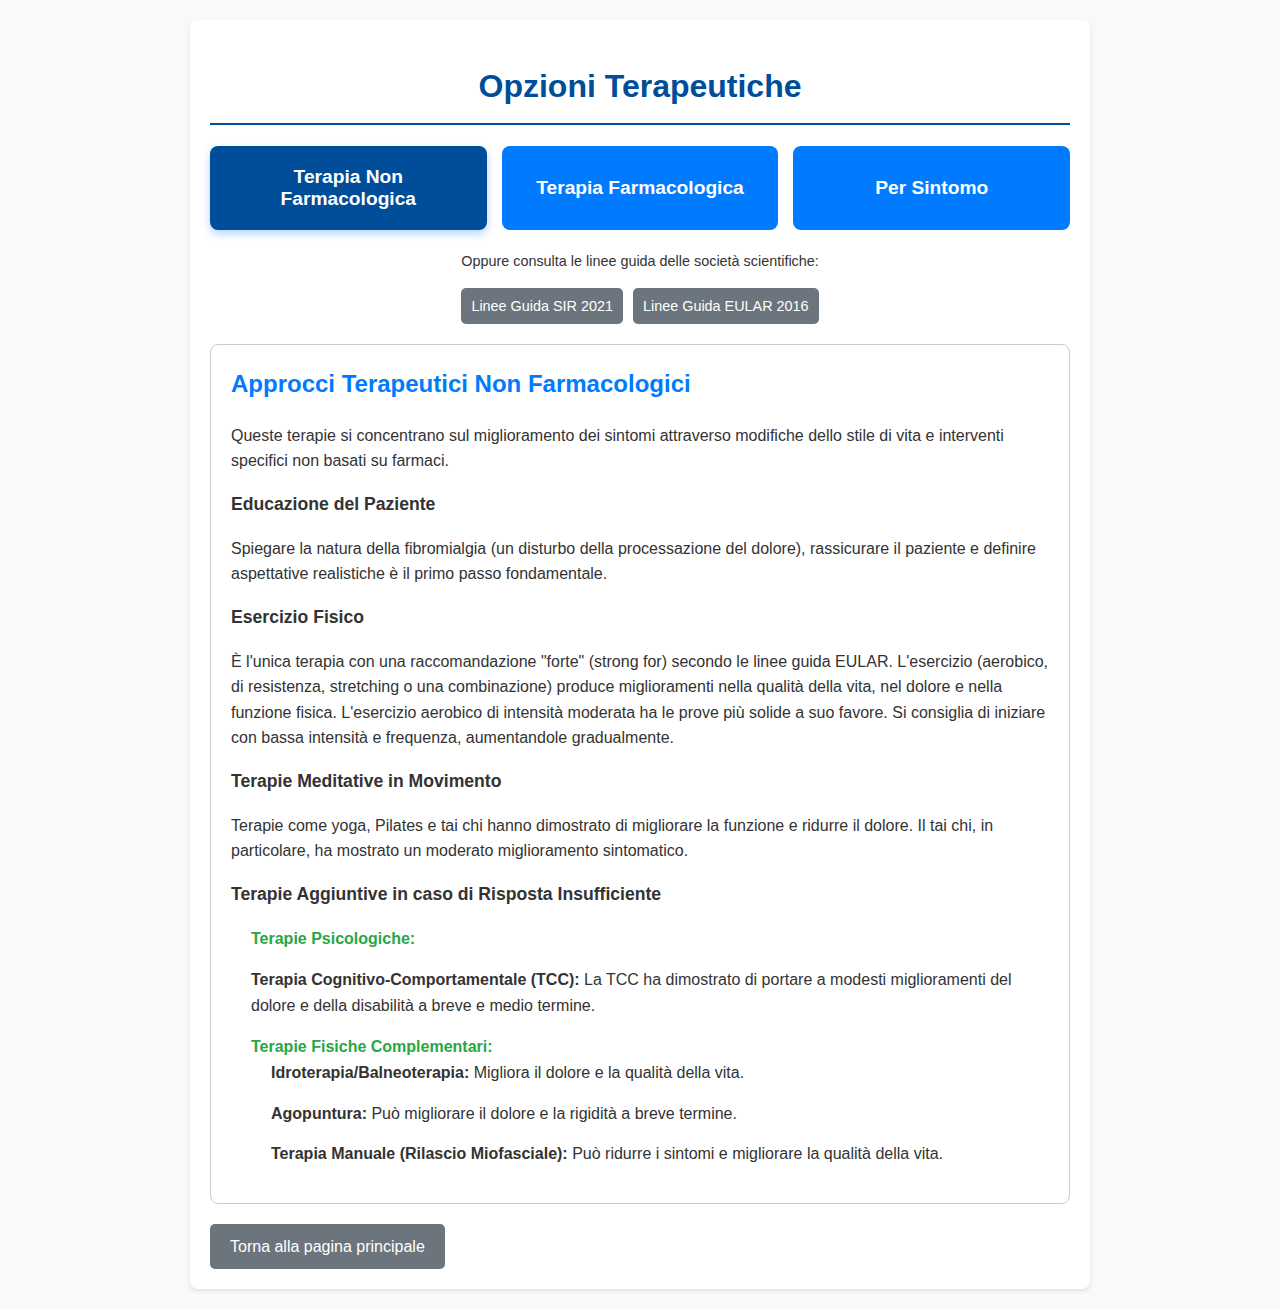
<file: terapia_fibromialgia.html>
<!DOCTYPE html>
<html>
<head>
<title>Opzioni Terapeutiche</title>
<style>
  body { 
    font-family: Arial, sans-serif;
    max-width: 900px;
    margin: auto;
    padding: 20px;
    line-height: 1.6;
    color: #333;
    background-color: #f9f9f9;
  }
  .container {
    padding: 20px;
    border-radius: 8px;
    background-color: #fff;
    box-shadow: 0 2px 4px rgba(0,0,0,0.1);
  }
  h1 {
    text-align: center;
    color: #004d99;
    font-size: 2em;
    border-bottom: 2px solid #004d99;
    padding-bottom: 10px;
  }
  .main-buttons {
    display: flex;
    justify-content: center;
    gap: 15px;
    margin: 20px 0;
    flex-wrap: wrap;
  }
  .small-buttons {
    display: flex;
    justify-content: center;
    gap: 10px;
    margin: 10px 0;
    flex-wrap: wrap;
  }
  .main-button {
    flex: 1;
    padding: 20px 15px;
    font-size: 1.2em;
    font-weight: bold;
    color: white;
    background-color: #007bff;
    border: none;
    border-radius: 8px;
    cursor: pointer;
    transition: background-color 0.3s, transform 0.2s;
    min-width: 200px;
  }
  .main-button:hover {
    background-color: #0056b3;
    transform: translateY(-2px);
  }
  .main-button.active {
    background-color: #004d99;
    box-shadow: 0 4px 8px rgba(0, 123, 255, 0.3);
  }
  .small-button {
    padding: 10px;
    font-size: 0.9em;
    color: white;
    background-color: #6c757d;
    border: none;
    border-radius: 5px;
    cursor: pointer;
    transition: background-color 0.3s;
  }
  .small-button:hover {
    background-color: #5a6268;
  }
  .small-button.active {
    background-color: #343a40;
  }
  .content-section {
    margin-top: 20px;
    padding: 20px;
    border: 1px solid #ccc;
    border-radius: 8px;
  }
  .content-section.hidden {
    display: none;
  }
  h2 {
    color: #007bff;
    margin-top: 0;
  }
  h3 {
    color: #333;
    margin-top: 15px;
    font-size: 1.1em;
  }
  ul {
    list-style-type: none;
    padding-left: 20px;
  }
  li {
    margin-bottom: 15px;
  }
  .sir-section, .eular-section, .symptom-section {
    border-left: 5px solid #004d99;
    padding-left: 15px;
    margin-top: 25px;
  }
  .sir-section h4, .eular-section h4, .symptom-section h4 {
    color: #004d99;
    margin-bottom: 5px;
  }
  .sir-recommendation, .eular-recommendation, .symptom-recommendation {
    font-style: italic;
    color: #555;
  }
  
  .evidence-strong { color: #28a745; font-weight: bold; } /* Verde per evidenza solida */
  .evidence-limited { color: #ffc107; font-weight: bold; } /* Giallo per evidenza limitata */
  .evidence-not-rec { color: #dc3545; font-weight: bold; } /* Rosso per non raccomandato */
  
  /* Nuove classi per i colori dei sintomi */
  .symptom-dolore { color: #dc3545; font-weight: bold; } /* Rosso */
  .symptom-ansia { color: #007bff; font-weight: bold; } /* Blu */
  .symptom-sonno { color: #6f42c1; font-weight: bold; } /* Viola */
  .symptom-affaticamento { color: #ffc107; font-weight: bold; } /* Giallo */
  .symptom-cognitivi { color: #28a745; font-weight: bold; } /* Verde */

  .back-button {
    display: inline-block;
    margin-top: 20px;
    padding: 10px 20px;
    background-color: #6c757d;
    color: white;
    border-radius: 5px;
    text-decoration: none;
  }
  .back-button:hover {
    background-color: #5a6268;
  }
</style>
</head>
<body>

<div class="container">
  <h1>Opzioni Terapeutiche</h1>

  <div class="main-buttons">
    <button id="nonPharmaButton" class="main-button">Terapia Non Farmacologica</button>
    <button id="pharmaButton" class="main-button">Terapia Farmacologica</button>
    <button id="symptomButton" class="main-button">Per Sintomo</button>
  </div>
  
  <p style="text-align: center; font-size: 0.9em; margin-top: 10px;">Oppure consulta le linee guida delle società scientifiche:</p>
  <div class="small-buttons">
    <button id="sirButton" class="small-button">Linee Guida SIR 2021</button>
    <button id="eularButton" class="small-button">Linee Guida EULAR 2016</button>
  </div>
  
  <div id="nonPharmaContent" class="content-section hidden">
    <h2>Approcci Terapeutici Non Farmacologici</h2>
    <p>Queste terapie si concentrano sul miglioramento dei sintomi attraverso modifiche dello stile di vita e interventi specifici non basati su farmaci.</p>
    
    <h3>Educazione del Paziente</h3>
    <p>Spiegare la natura della fibromialgia (un disturbo della processazione del dolore), rassicurare il paziente e definire aspettative realistiche è il primo passo fondamentale.</p>

    <h3>Esercizio Fisico</h3>
    <p>È l'unica terapia con una raccomandazione "forte" (strong for) secondo le linee guida EULAR. L'esercizio (aerobico, di resistenza, stretching o una combinazione) produce miglioramenti nella qualità della vita, nel dolore e nella funzione fisica. L'esercizio aerobico di intensità moderata ha le prove più solide a suo favore. Si consiglia di iniziare con bassa intensità e frequenza, aumentandole gradualmente.</p>

    <h3>Terapie Meditative in Movimento</h3>
    <p>Terapie come yoga, Pilates e tai chi hanno dimostrato di migliorare la funzione e ridurre il dolore. Il tai chi, in particolare, ha mostrato un moderato miglioramento sintomatico.</p>

    <h3>Terapie Aggiuntive in caso di Risposta Insufficiente</h3>
    <ul>
      <li>
        <span class="evidence-strong">Terapie Psicologiche:</span>
        <p><strong>Terapia Cognitivo-Comportamentale (TCC):</strong> La TCC ha dimostrato di portare a modesti miglioramenti del dolore e della disabilità a breve e medio termine.</p>
      </li>
      <li>
        <span class="evidence-strong">Terapie Fisiche Complementari:</span>
        <ul>
          <li><strong>Idroterapia/Balneoterapia:</strong> Migliora il dolore e la qualità della vita.</li>
          <li><strong>Agopuntura:</strong> Può migliorare il dolore e la rigidità a breve termine.</li>
          <li><strong>Terapia Manuale (Rilascio Miofasciale):</strong> Può ridurre i sintomi e migliorare la qualità della vita.</li>
        </ul>
      </li>
    </ul>
  </div>

  <div id="pharmaContent" class="content-section hidden">
    <h2>Schema delle Terapie Farmacologiche per Grado di Evidenza</h2>
    
    <h3>Farmaci con Evidenze Solide o Moderate <span class="evidence-strong">(Raccomandazione "Debole a Favore")</span></h3>
    <p>Questi farmaci sono supportati da revisioni sistematiche di alta qualità, ma il beneficio è riscontrato solo in una parte dei pazienti.</p>
    <ul>
      <li>
        <strong>Inibitori della Ricaptazione della Serotonina-Norepinefrina (SNRI/NSRI)</strong>
        <ul>
          <li><strong>Duloxetina:</strong> NNT di 6.4 per un sollievo dal dolore del 30%.</li>
          <li><strong>Milnacipran:</strong> NNT tra 6 e 10 per un sollievo del 30%.</li>
        </ul>
      </li>
      <li>
        <strong>Gabapentinoidi (Anticonvulsivanti)</strong>
        <ul>
          <li><strong>Pregabalin:</strong> Efficace nel ridurre il dolore, l'affaticamento e migliorare il sonno. NNT di 8 per una risposta al trattamento.</li>
        </ul>
      </li>
      <li>
        <strong>Antidepressivi Triciclici (TCA)</strong>
        <ul>
          <li><strong>Amitriptilina:</strong> Raccomandata a basso dosaggio per ridurre il dolore e migliorare il sonno.</li>
        </ul>
      </li>
      <li>
        <strong>Analgesici Atipici</strong>
        <ul>
          <li><strong>Tramadolo:</strong> Raccomandato solo per dolore da moderato a severo, sotto stretto monitoraggio.</li>
        </ul>
      </li>
    </ul>

    <h3>Farmaci con Evidenze Limitate o Contrastanti <span class="evidence-limited">(Raccomandazione "Solo per Ricerca")</span></h3>
    <p>Le prove sono insufficienti o i risultati incerti per un uso clinico di routine.</p>
    <ul>
      <li><strong>Gabapentin:</strong> Evidenze insufficienti.</li>
      <li><strong>Ciclobenzaprina:</strong> Può essere raccomandata per i disturbi del sonno.</li>
      <li><strong>Mirtazapina:</strong> Nessun effetto significativo sul dolore, ma può aiutare con il sonno.</li>
      <li><strong>Cannabinoidi (es. Nabilone):</strong> Le prove attuali sono limitate.</li>
      <li><strong>Naltrexone a Basso Dosaggio (LDN):</strong> Prove ancora preliminari.</li>
    </ul>

    <h3 style="margin-top: 30px;">Miorilassanti <span class="evidence-limited">(Uso clinico, evidenze limitate)</span></h3>
    <p>Farmaci usati nella pratica clinica per la loro azione miorilassante, ma con evidenze limitate o assenti nella fibromialgia.</p>
    <ul>
      <li><strong>Tizanidina</strong> (Sirdalud): Dose usuale 2-4 mg due-tre volte al giorno.</li>
      <li><strong>Paracetamolo 500 mg + Tiocolchicoside 2 mg:</strong> 1 compressa fino a 3 volte al giorno, per un massimo di 7 giorni al mese.</li>
    </ul>
    
    <h3>Farmaci NON Raccomandati <span class="evidence-not-rec">(Raccomandazione "Contro")</span></h3>
    <p>L'uso di questi farmaci è sconsigliato per mancanza di efficacia o rischi sfavorevoli.</p>
    <ul>
      <li><strong>Oppioidi Forti:</strong> Fortemente sconsigliati.</li>
      <li><strong>FANS (Farmaci Antinfiammatori Non Steroidei):</strong> Sconsigliati, non sono superiori al placebo.</li>
      <li><strong>SSRI (Inibitori Selettivi della Ricaptazione della Serotonina):</strong> Sconsigliati per i sintomi chiave della fibromialgia.</li>
      <li><strong>Corticosteroidi:</strong> Fortemente sconsigliati.</li>
    </ul>
  </div>

  <div id="sirContent" class="content-section hidden">
    <h2>Raccomandazioni Terapeutiche SIR 2021</h2>
    <p>La Società Italiana di Reumatologia (SIR) propone un approccio multimodale e personalizzato, che integra diverse strategie di trattamento.</p>

    <h3>Strategie Generali di Trattamento</h3>
    <ul>
      <li><span class="evidence-strong">Approccio Multimodale:</span> Combinare attività fisica con supporto psicoterapeutico.</li>
      <li><span class="evidence-strong">Partecipazione Attiva del Paziente:</span> Le terapie non farmacologiche con coinvolgimento attivo del paziente sono fondamentali.</li>
      <li><span class="evidence-strong">Personalizzazione:</span> Scegliere i farmaci in base ai sintomi predominanti, iniziando a dosi basse.</li>
    </ul>

    <h3>Terapie Non Farmacologiche</h3>
    <div class="sir-section">
      <h4>Terapie Fisiche <span class="evidence-strong">(Livello 1, Grado A)</span></h4>
      <ul>
        <li>Esercizio di resistenza aerobica.</li>
        <li>Esercizio di potenziamento muscolare.</li>
        <li>Attività in acqua / acquagym.</li>
        <li>Terapia termale (balneoterapia).</li>
      </ul>
    </div>
    <div class="sir-section">
      <h4>Terapie Psicologiche <span class="evidence-strong">(Livello 1, Grado A)</span></h4>
      <ul>
        <li>Terapia cognitivo-comportamentale e terapia occupazionale.</li>
        <li>Ipnosi, immaginazione guidata o scrittura terapeutica <span class="evidence-limited">(Livello 3, Grado C)</span>.</li>
      </ul>
    </div>
    <div class="sir-section">
      <h4>Terapie Non Convenzionali <span class="evidence-strong">(Complementari)</span></h4>
      <ul>
        <li>Terapie di movimento meditativo (qigong, yoga, tai chi) <span class="evidence-strong">(Livello 1, Grado A)</span>.</li>
        <li>Programma di riduzione dello stress basato sulla mindfulness (MBSR) e training di rilassamento <span class="evidence-strong">(Livello 1, Grado A)</span>.</li>
        <li>Agopuntura <span class="evidence-strong">(Livello 1, Grado A)</span>.</li>
        <li>Idroterapia <span class="evidence-limited">(Livello 1, Grado C)</span>.</li>
      </ul>
    </div>

    <h3>Terapie Farmacologiche</h3>
    <div class="sir-section">
      <h4>Antidepressivi <span class="evidence-strong">(Livello 1, Grado A)</span></h4>
      <ul>
        <li>Inibitori della ricaptazione della serotonina (fluoxetina, paroxetina).</li>
        <li>Inibitori della ricaptazione della serotonina e noradrenalina (duloxetina).</li>
        <li>Antidepressivi triciclici (amitriptilina).</li>
      </ul>
    </div>
    <div class="sir-section">
      <h4>Anticonvulsivanti <span class="evidence-strong">(Livello 1, Grado A)</span></h4>
      <ul>
        <li><strong>Pregabalin:</strong> Utile per le proprietà di modulazione del dolore.</li>
      </ul>
    </div>
    <div class="sir-section">
      <h4>Analgesici</h4>
      <ul>
        <li><strong>Tramadolo:</strong> <span class="evidence-strong">(Livello 1, Grado A)</span> Riservato a pazienti con dolore da moderato a severo.</li>
        <li><strong>Paracetamolo:</strong> <span class="evidence-limited">(Livello 5, Grado D)</span> Utile in alcuni pazienti.</li>
      </ul>
    </div>
    <div class="sir-section">
      <h4>Miorilassanti e Altri Farmaci</h4>
      <ul>
        <li><strong>Ciclobenzaprina:</strong> <span class="evidence-strong">(Livello 1, Grado A)</span> Considerata per i disturbi del sonno.</li>
        <li><strong>Cannabinoidi:</strong> <span class="evidence-limited">(Livello 3, Grado C)</span> Considerati per i disturbi del sonno, ma con scarso supporto dalla letteratura.</li>
      </ul>
    </div>
  </div>

  <div id="eularContent" class="content-section hidden">
    <h2>Raccomandazioni Terapeutiche EULAR 2016</h2>
    <p>Le raccomandazioni EULAR si basano su un'ampia revisione della letteratura e propongono un approccio graduale e personalizzato.</p>

    <h3>Principi Generali e Approccio Graduale</h3>
    <ul>
      <li><span class="evidence-strong">Diagnosi Pronta:</span> Necessaria per una gestione ottimale.</li>
      <li><span class="evidence-strong">Approccio Graduale:</span> Il trattamento deve essere personalizzato in base ai sintomi, alle preferenze del paziente e alle comorbilità.</li>
      <li><span class="evidence-strong">Decisione Condivisa:</span> Le scelte terapeutiche dovrebbero essere prese insieme al paziente.</li>
      <li><span class="evidence-strong">Priorità Non Farmacologiche:</span> La gestione iniziale si concentra su terapie non farmacologiche per disponibilità, costi e sicurezza.</li>
    </ul>

    <h3>Terapie Non Farmacologiche</h3>
    <div class="eular-section">
      <h4>Terapie con Raccomandazione "Forte a Favore" <span class="evidence-strong">(Strong for)</span></h4>
      <ul>
        <li><strong>Esercizio Fisico:</strong> Unica terapia con raccomandazione "forte a favore", efficace su dolore e funzione fisica.</li>
      </ul>
    </div>
    <div class="eular-section">
      <h4>Terapie con Raccomandazione "Debole a Favore" <span class="evidence-limited">(Weak for)</span></h4>
      <ul>
        <li><strong>Terapie Fisiche:</strong> Agopuntura e idroterapia.</li>
        <li><strong>Terapie Meditative in Movimento:</strong> Qigong, yoga, tai chi e mindfulness (MBSR).</li>
        <li><strong>Terapie Psicologiche:</strong> Terapia cognitivo-comportamentale (TCC).</li>
        <li><strong>Terapie Multicomponenti:</strong> Programmi di riabilitazione multimodale.</li>
      </ul>
    </div>
    <div class="eular-section">
      <h4>Terapie con Raccomandazione "Contro" <span class="evidence-not-rec">(Against)</span></h4>
      <ul>
        <li><strong>Chiropatica:</strong> <span class="evidence-not-rec">(Strong against)</span> per preoccupazioni di sicurezza.</li>
        <li><strong>Altri:</strong> Biofeedback, capsaicina, ipnoterapia, massaggio e SAMe <span class="evidence-not-rec">(Weak against)</span>.</li>
        <li><strong>Altre Complementari:</strong> Immaginazione guidata e omeopatia <span class="evidence-not-rec">(Strong against)</span>.</li>
      </ul>
    </div>

    <h3>Terapie Farmacologiche</h3>
    <div class="eular-section">
      <h4>Farmaci con Raccomandazione "Debole a Favore" <span class="evidence-limited">(Weak for)</span></h4>
      <ul>
        <li><strong>Per Dolore Severo:</strong> Duloxetina, Milnacipran, Pregabalin, Tramadolo.</li>
        <li><strong>Per Disturbi del Sonno:</strong> Amitriptilina, Ciclobenzaprina, Pregabalin.</li>
      </ul>
    </div>
    <div class="eular-section">
      <h4>Farmaci con Raccomandazione "Contro" <span class="evidence-not-rec">(Against)</span></h4>
      <ul>
        <li><strong>Forte Contro:</strong> Oppioidi forti, corticosteroidi, ormone della crescita, sodio oxibato.</li>
        <li><strong>Debole Contro:</strong> FANS, inibitori delle MAO, SSRI.</li>
      </ul>
    </div>
    <div class="eular-section">
      <h4>Farmaci da Usare "Solo per Ricerca" <span class="evidence-limited">(Research Only)</span></h4>
      <ul>
        <li><strong>Gabapentin:</strong> Le prove sono insufficienti per l'uso clinico.</li>
      </ul>
    </div>
  </div>

  <div id="symptomContent" class="content-section hidden">
    <h2>Terapie Farmacologiche per Sintomo Predominante</h2>
    <p>Schema semplificato che lega il farmaco al sintomo principale per cui può essere utilizzato, basato sulle evidenze più solide.</p>
    
    <div class="symptom-section">
        <h3><span class="symptom-dolore">Per il Dolore</span></h3>
        <ul>
            <li><strong>Duloxetina e Milnacipran</strong> (SNRI) <small>(Approvati dalla FDA per la FMS)</small></li>
            <li><strong>Pregabalin</strong> (Gabapentinoide) <small>(Approvato dalla FDA per la FMS)</small></li>
            <li><strong>Amitriptilina</strong> (TCA) <small>(Efficace soprattutto a breve termine)</small></li>
            <li><strong>Tramadolo</strong> (Analgesico) <small>(Usato con cautela per dolore severo)</small></li>
            <li><strong>Ciclobenzaprina</strong> (Miorilassante)</li>
            <li><strong>Tizanidina</strong> e <strong>Paracetamolo + Tiocolchicoside</strong> <small>(Altri miorilassanti usati in pratica clinica)</small></li>
        </ul>
    </div>
    
    <div class="symptom-section">
        <h3><span class="symptom-ansia">Per Ansia e Depressione</span></h3>
        <ul>
            <li><strong>Duloxetina</strong> e <strong>Milnacipran</strong> (SNRI)</li>
            <li><strong>Pregabalin</strong> (Gabapentinoide)</li>
            <li><strong>Amitriptilina</strong> (TCA)</li>
            <li><strong>SSRI</strong> (es. Fluoxetina) <small>(Usati solo per i sintomi in comorbilità, non per il dolore)</small></li>
        </ul>
    </div>
    
    <div class="symptom-section">
        <h3><span class="symptom-sonno">Per i Disturbi del Sonno</span></h3>
        <ul>
            <li><strong>Pregabalin</strong> (Gabapentinoide)</li>
            <li><strong>Amitriptilina</strong> (TCA)</li>
            <li><strong>Ciclobenzaprina</strong> (Miorilassante)</li>
            <li><strong>Cannabinoidi</strong> <small>(Evidenze limitate)</small></li>
            <li><strong>Tizanidina</strong> <small>(Usata in pratica clinica)</small></li>
        </ul>
    </div>

    <div class="symptom-section">
        <h3><span class="symptom-affaticamento">Per l'Affaticamento (Fatigue)</span></h3>
        <ul>
            <li><strong>Milnacipran</strong> (SNRI)</li>
            <li><strong>Pregabalin</strong> (Gabapentinoide)</li>
        </ul>
    </div>

    <div class="symptom-section">
        <h3><span class="symptom-cognitivi">Per i Disturbi Cognitivi</span></h3>
        <ul>
            <li><strong>Milnacipran</strong> (SNRI)</li>
        </ul>
    </div>
  </div>
  
  <a href="." class="back-button">Torna alla pagina principale</a>
</div>

<script>
  const nonPharmaButton = document.getElementById('nonPharmaButton');
  const pharmaButton = document.getElementById('pharmaButton');
  const sirButton = document.getElementById('sirButton');
  const eularButton = document.getElementById('eularButton');
  const symptomButton = document.getElementById('symptomButton');
  
  const nonPharmaContent = document.getElementById('nonPharmaContent');
  const pharmaContent = document.getElementById('pharmaContent');
  const sirContent = document.getElementById('sirContent');
  const eularContent = document.getElementById('eularContent');
  const symptomContent = document.getElementById('symptomContent');

  function showSection(sectionToShow) {
    // Nasconde tutte le sezioni
    nonPharmaContent.classList.add('hidden');
    pharmaContent.classList.add('hidden');
    sirContent.classList.add('hidden');
    eularContent.classList.add('hidden');
    symptomContent.classList.add('hidden');

    // Rimuove la classe 'active' da tutti i pulsanti
    nonPharmaButton.classList.remove('active');
    pharmaButton.classList.remove('active');
    sirButton.classList.remove('active');
    eularButton.classList.remove('active');
    symptomButton.classList.remove('active');

    // Mostra la sezione desiderata e rende attivo il pulsante corrispondente
    if (sectionToShow === 'nonPharma') {
      nonPharmaContent.classList.remove('hidden');
      nonPharmaButton.classList.add('active');
    } else if (sectionToShow === 'pharma') {
      pharmaContent.classList.remove('hidden');
      pharmaButton.classList.add('active');
    } else if (sectionToShow === 'sir') {
      sirContent.classList.remove('hidden');
      sirButton.classList.add('active');
    } else if (sectionToShow === 'eular') {
      eularContent.classList.remove('hidden');
      eularButton.classList.add('active');
    } else if (sectionToShow === 'symptom') {
        symptomContent.classList.remove('hidden');
        symptomButton.classList.add('active');
    }
  }

  nonPharmaButton.addEventListener('click', () => showSection('nonPharma'));
  pharmaButton.addEventListener('click', () => showSection('pharma'));
  sirButton.addEventListener('click', () => showSection('sir'));
  eularButton.addEventListener('click', () => showSection('eular'));
  symptomButton.addEventListener('click', () => showSection('symptom'));

  // Mostra una sezione di default al caricamento (es. le non farmacologiche)
  showSection('nonPharma');
</script>

</body>
</html>
</file>
